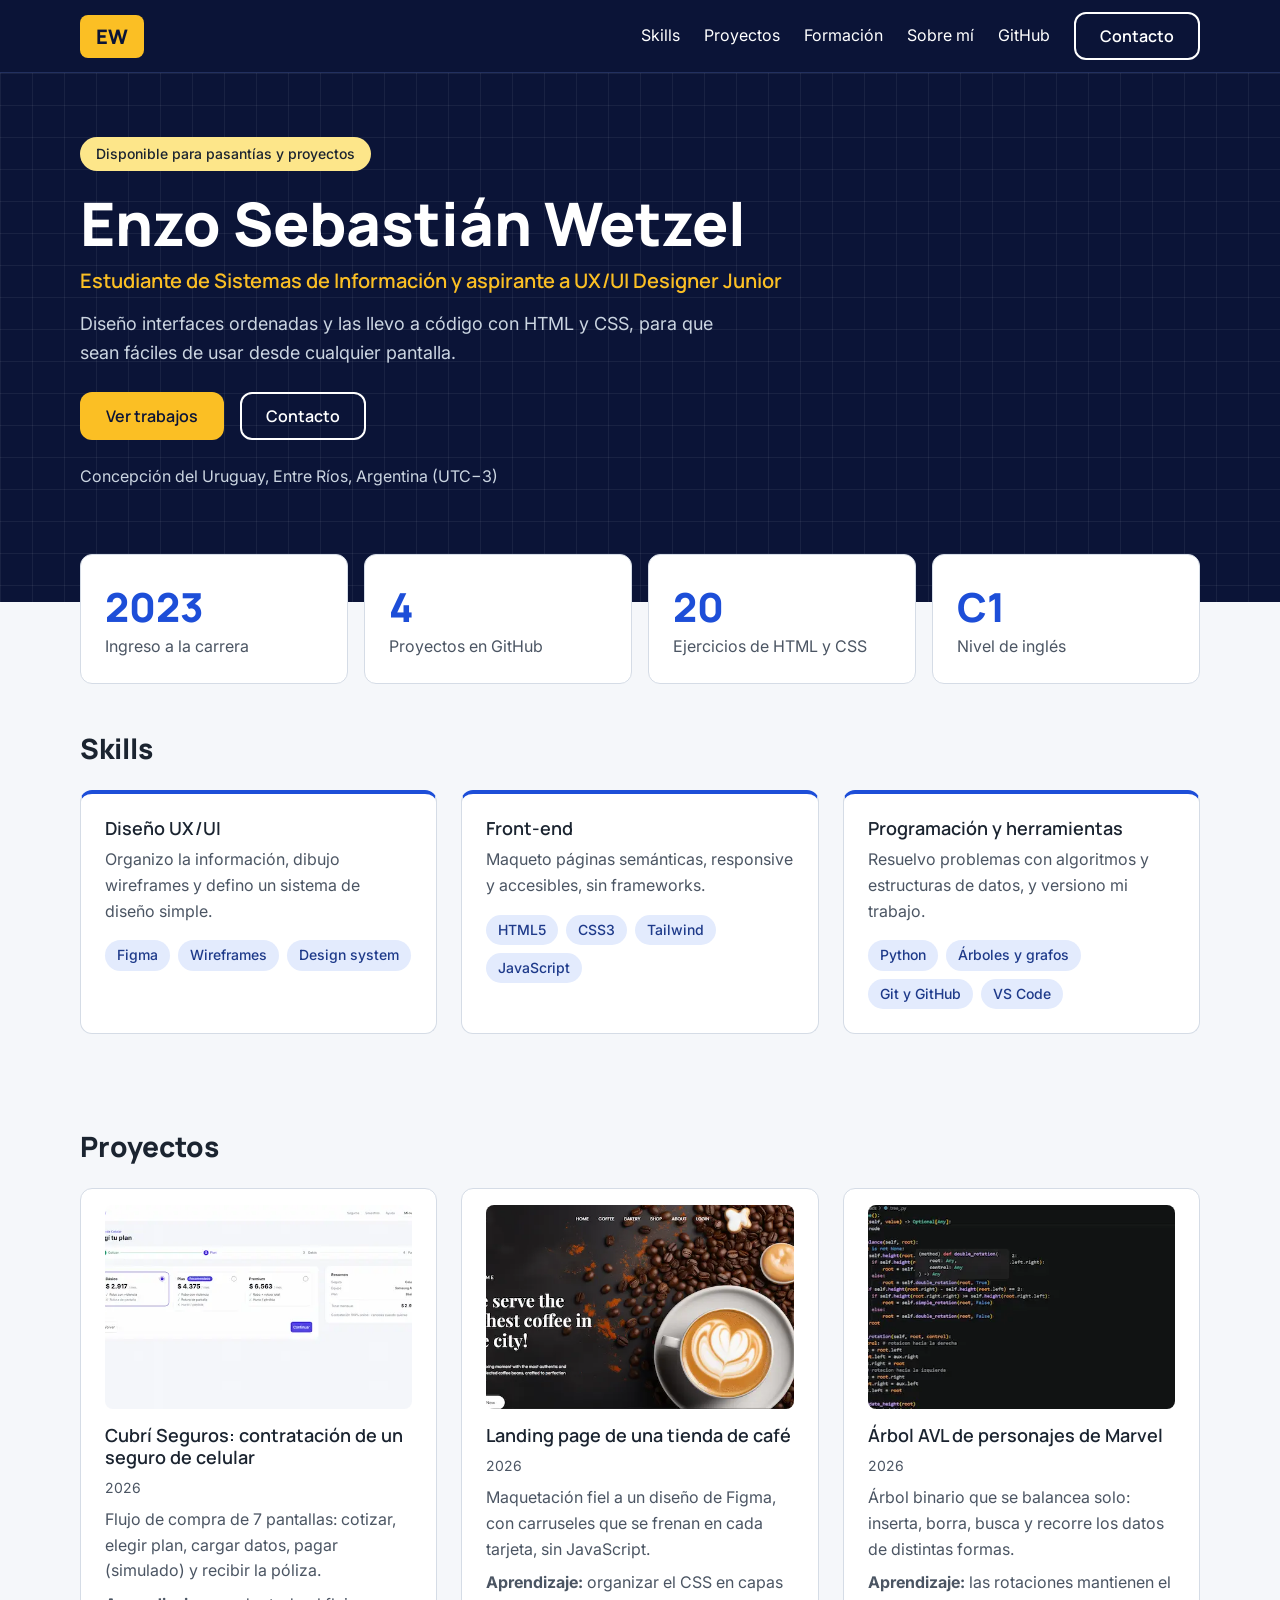
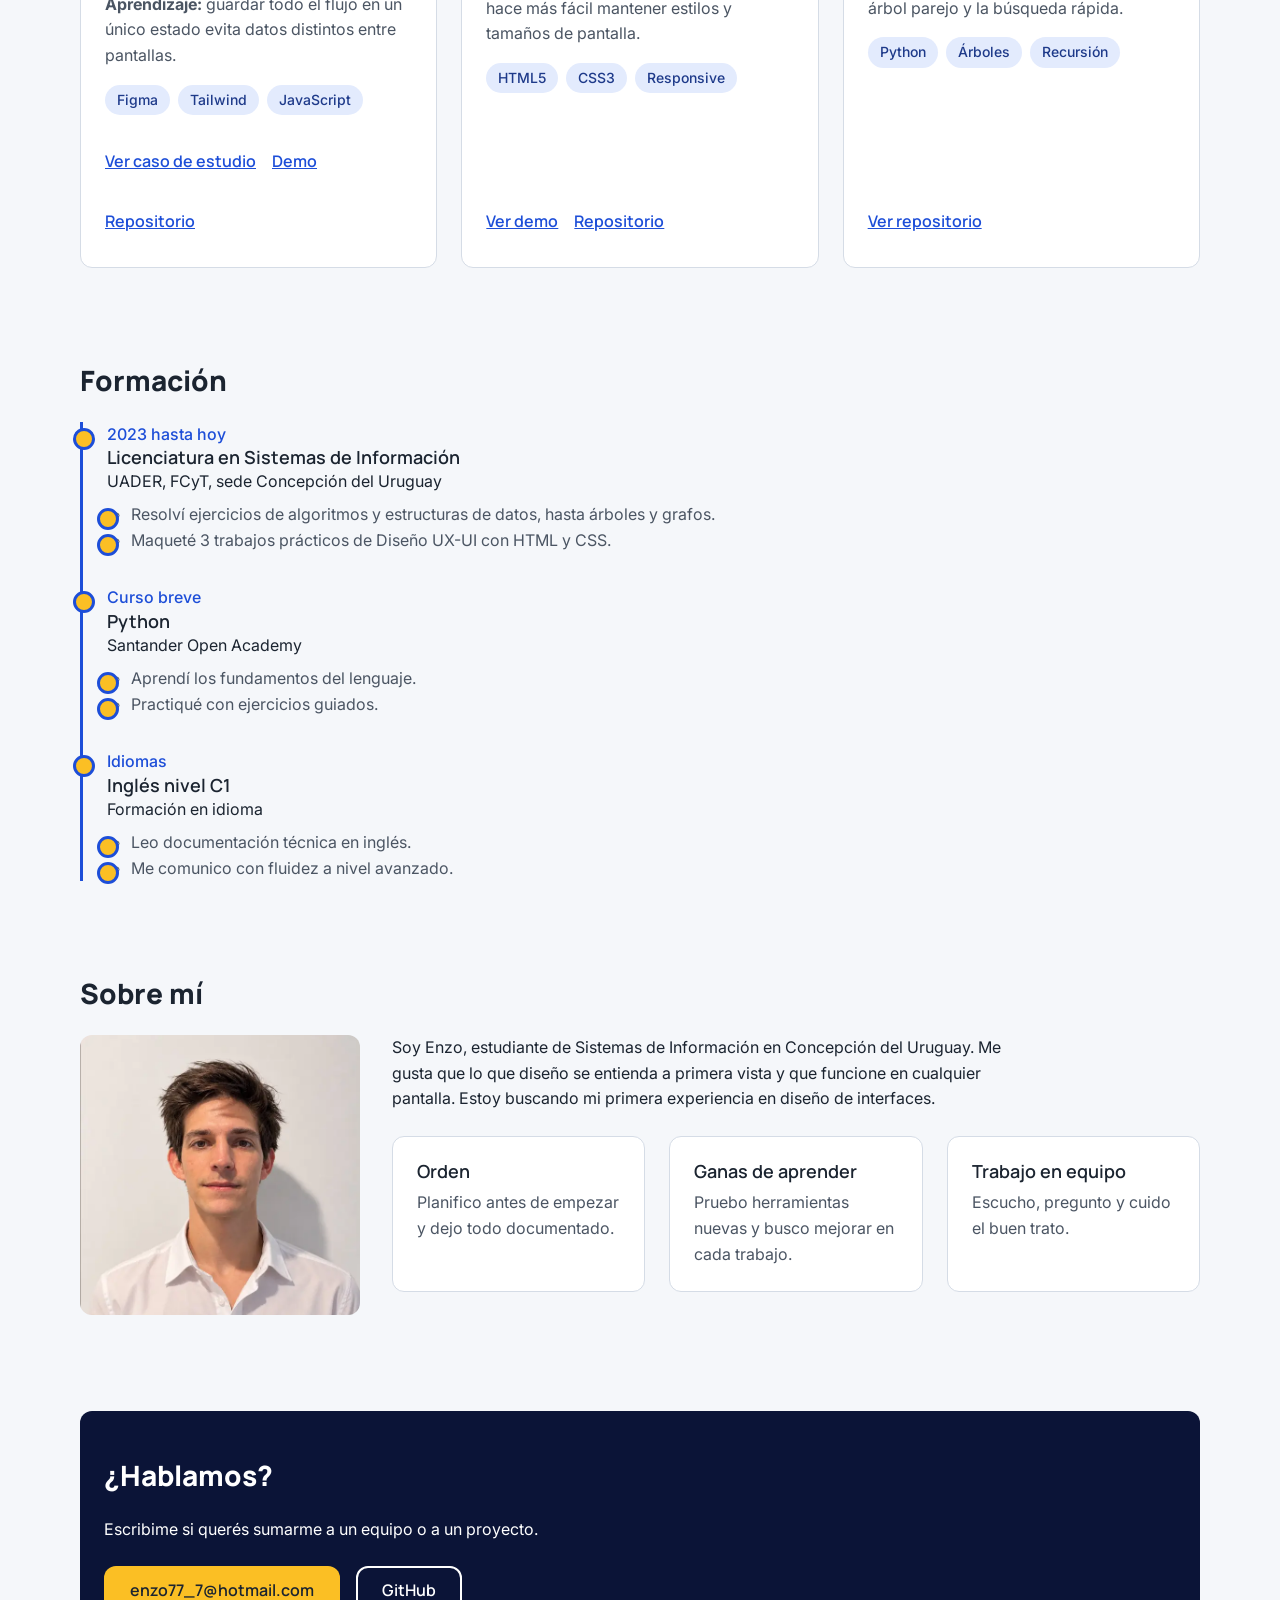
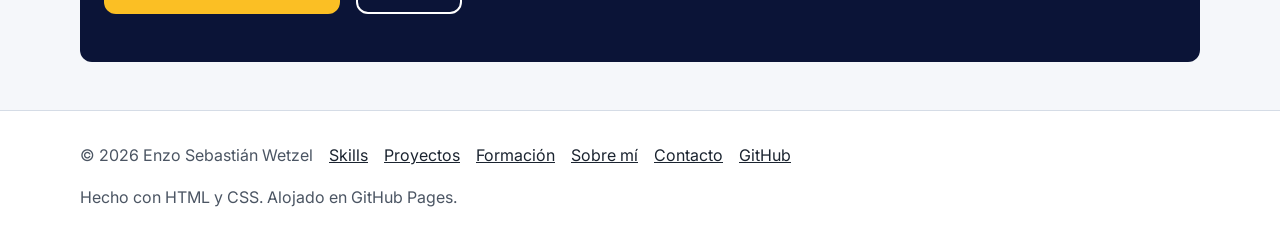
<file: index.html>
<!DOCTYPE html>
<html lang="es">
<head>
<meta charset="utf-8">
<meta name="viewport" content="width=device-width, initial-scale=1">
<title>Enzo Wetzel | Portfolio de estudiante y aspirante a UX/UI Designer Junior</title>
<meta name="description" content="Portfolio de Enzo Sebastián Wetzel, estudiante de Sistemas de Información (UADER FCyT) que diseña y maqueta interfaces claras y accesibles.">
<meta property="og:type" content="website">
<meta property="og:title" content="Enzo Wetzel | Portfolio UX/UI">
<meta property="og:description" content="Proyectos, habilidades y formación de Enzo Wetzel, aspirante a UX/UI Designer Junior.">
<meta property="og:image" content="https://enzowetzel33.github.io/portfolio-web/img/og.png">
<meta name="theme-color" content="#1D4ED8">
<link rel="icon" href="data:image/svg+xml,%3Csvg xmlns='http://www.w3.org/2000/svg' viewBox='0 0 32 32'%3E%3Crect width='32' height='32' rx='7' fill='%231D4ED8'/%3E%3Ctext x='16' y='22' font-size='16' font-family='Arial' font-weight='700' text-anchor='middle' fill='white'%3EEW%3C/text%3E%3C/svg%3E">
<link rel="preconnect" href="https://fonts.googleapis.com">
<link rel="preconnect" href="https://fonts.gstatic.com" crossorigin>
<link href="https://fonts.googleapis.com/css2?family=Inter:wght@400;500&family=Manrope:wght@600;800&display=swap" rel="stylesheet">
<link rel="stylesheet" href="styles.css">
</head>
<body>
<a class="skip" href="#main">Saltar al contenido</a>

<header class="header">
  <div class="wrap bar">
    <a class="logo" href="#inicio" aria-label="Enzo Wetzel, inicio">EW</a>
    <button class="burger" id="burger" aria-expanded="false" aria-controls="menu" aria-label="Abrir menú"><span></span></button>
    <nav id="menu" class="menu" aria-label="Principal">
      <a href="#skills">Skills</a>
      <a href="#projects">Proyectos</a>
      <a href="#experience">Formación</a>
      <a href="#about">Sobre mí</a>
      <a href="https://github.com/EnzoWetzel33" target="_blank" rel="noopener noreferrer">GitHub</a>
      <a class="btn btn-primary" href="#contact">Contacto</a>
    </nav>
  </div>
</header>

<main id="main">
  <section id="inicio" class="hero"><div class="wrap">
    <p class="badge">Disponible para pasantías y proyectos</p>
    <h1>Enzo Sebastián Wetzel</h1>
    <p class="role">Estudiante de Sistemas de Información y aspirante a UX/UI Designer Junior</p>
    <p class="lead">Diseño interfaces ordenadas y las llevo a código con HTML y CSS, para que sean fáciles de usar desde cualquier pantalla.</p>
    <div class="actions">
      <a class="btn btn-primary" href="#projects">Ver trabajos</a>
      <a class="btn btn-secondary" href="#contact">Contacto</a>
    </div>
    <p class="where">Concepción del Uruguay, Entre Ríos, Argentina (UTC−3)</p>
  </div></section>

  <section id="metrics" aria-label="Números destacados" class="wrap">
    <ul class="metrics">
      <li><strong>2023</strong><span>Ingreso a la carrera</span></li>
      <li><strong>4</strong><span>Proyectos en GitHub</span></li>
      <li><strong>20</strong><span>Ejercicios de HTML y CSS</span></li>
      <li><strong>C1</strong><span>Nivel de inglés</span></li>
    </ul>
  </section>

  <section id="skills" class="wrap">
    <h2>Skills</h2>
    <div class="grid">
      <article class="card">
        <h3>Diseño UX/UI</h3>
        <p>Organizo la información, dibujo wireframes y defino un sistema de diseño simple.</p>
        <ul class="tags"><li>Figma</li><li>Wireframes</li><li>Design system</li></ul>
      </article>
      <article class="card">
        <h3>Front-end</h3>
        <p>Maqueto páginas semánticas, responsive y accesibles, sin frameworks.</p>
        <ul class="tags"><li>HTML5</li><li>CSS3</li><li>Tailwind</li><li>JavaScript</li></ul>
      </article>
      <article class="card">
        <h3>Programación y herramientas</h3>
        <p>Resuelvo problemas con algoritmos y estructuras de datos, y versiono mi trabajo.</p>
        <ul class="tags"><li>Python</li><li>Árboles y grafos</li><li>Git y GitHub</li><li>VS Code</li></ul>
      </article>
    </div>
  </section>

  <section id="projects" class="wrap">
    <h2>Proyectos</h2>
    <div class="grid">
      <article class="card project">
        <img src="img/cubri.webp" width="600" height="400" alt="Pantalla de elección de plan del checkout de Cubrí Seguros" loading="lazy">
        <h3>Cubrí Seguros: contratación de un seguro de celular</h3>
        <p class="year">2026</p>
        <p>Flujo de compra de 7 pantallas: cotizar, elegir plan, cargar datos, pagar (simulado) y recibir la póliza.</p>
        <p><strong>Aprendizaje:</strong> guardar todo el flujo en un único estado evita datos distintos entre pantallas.</p>
        <ul class="tags"><li>Figma</li><li>Tailwind</li><li>JavaScript</li></ul>
        <div class="links">
          <button class="stretch" id="open-case" type="button">Ver caso de estudio</button>
          <a href="https://ux-ui-tp5.netlify.app" target="_blank" rel="noopener noreferrer">Demo</a>
          <a href="https://github.com/EnzoWetzel33/UX_UI_TP5" target="_blank" rel="noopener noreferrer">Repositorio</a>
        </div>
      </article>
      <article class="card project">
        <img src="img/coffee.webp" width="600" height="400" alt="Landing page de la tienda de café" loading="lazy">
        <h3>Landing page de una tienda de café</h3>
        <p class="year">2026</p>
        <p>Maquetación fiel a un diseño de Figma, con carruseles que se frenan en cada tarjeta, sin JavaScript.</p>
        <p><strong>Aprendizaje:</strong> organizar el CSS en capas hace más fácil mantener estilos y tamaños de pantalla.</p>
        <ul class="tags"><li>HTML5</li><li>CSS3</li><li>Responsive</li></ul>
        <div class="links">
          <a class="stretch" href="https://ux-ui-tp4.netlify.app" target="_blank" rel="noopener noreferrer">Ver demo</a>
          <a href="https://github.com/EnzoWetzel33/UX_UI_TP4" target="_blank" rel="noopener noreferrer">Repositorio</a>
        </div>
      </article>
      <article class="card project">
        <img src="img/arbol.webp" width="600" height="400" alt="Código en Python de un árbol binario balanceado" loading="lazy">
        <h3>Árbol AVL de personajes de Marvel</h3>
        <p class="year">2026</p>
        <p>Árbol binario que se balancea solo: inserta, borra, busca y recorre los datos de distintas formas.</p>
        <p><strong>Aprendizaje:</strong> las rotaciones mantienen el árbol parejo y la búsqueda rápida.</p>
        <ul class="tags"><li>Python</li><li>Árboles</li><li>Recursión</li></ul>
        <div class="links">
          <a class="stretch" href="https://github.com/EnzoWetzel33/Algoritmos_2026" target="_blank" rel="noopener noreferrer">Ver repositorio</a>
        </div>
      </article>
    </div>
  </section>

  <section id="experience" class="wrap">
    <h2>Formación</h2>
    <ol class="timeline">
      <li>
        <p class="period">2023 hasta hoy</p>
        <h3>Licenciatura en Sistemas de Información</h3>
        <p>UADER, FCyT, sede Concepción del Uruguay</p>
        <ul><li>Resolví ejercicios de algoritmos y estructuras de datos, hasta árboles y grafos.</li><li>Maqueté 3 trabajos prácticos de Diseño UX-UI con HTML y CSS.</li></ul>
      </li>
      <li>
        <p class="period">Curso breve</p>
        <h3>Python</h3>
        <p>Santander Open Academy</p>
        <ul><li>Aprendí los fundamentos del lenguaje.</li><li>Practiqué con ejercicios guiados.</li></ul>
      </li>
      <li>
        <p class="period">Idiomas</p>
        <h3>Inglés nivel C1</h3>
        <p>Formación en idioma</p>
        <ul><li>Leo documentación técnica en inglés.</li><li>Me comunico con fluidez a nivel avanzado.</li></ul>
      </li>
    </ol>
  </section>

  <section id="about" class="wrap">
    <h2>Sobre mí</h2>
    <div class="about">
      <img src="img/enzo.webp" width="400" height="400" alt="Retrato de Enzo Wetzel" loading="lazy">
      <div>
        <p>Soy Enzo, estudiante de Sistemas de Información en Concepción del Uruguay. Me gusta que lo que diseño se entienda a primera vista y que funcione en cualquier pantalla. Estoy buscando mi primera experiencia en diseño de interfaces.</p>
        <div class="grid">
          <article class="card"><h3>Orden</h3><p>Planifico antes de empezar y dejo todo documentado.</p></article>
          <article class="card"><h3>Ganas de aprender</h3><p>Pruebo herramientas nuevas y busco mejorar en cada trabajo.</p></article>
          <article class="card"><h3>Trabajo en equipo</h3><p>Escucho, pregunto y cuido el buen trato.</p></article>
        </div>
      </div>
    </div>
  </section>

  <section id="contact" class="wrap">
    <div class="contact">
      <h2>¿Hablamos?</h2>
      <p>Escribime si querés sumarme a un equipo o a un proyecto.</p>
      <div class="actions">
        <a class="btn btn-accent" href="mailto:enzo77_7@hotmail.com">enzo77_7@hotmail.com</a>
        <a class="btn btn-outline" href="https://github.com/EnzoWetzel33" target="_blank" rel="noopener noreferrer">GitHub</a>
      </div>
    </div>
  </section>
</main>

<dialog id="case" aria-labelledby="case-title">
  <button class="close" id="close-case" type="button">Cerrar</button>
  <h3 id="case-title">Caso de estudio: Cubrí Seguros</h3>
  <h4>Problema</h4>
  <p>Contratar un seguro online suele implicar formularios largos y errores poco claros. Hacía falta un camino corto y sin sorpresas.</p>
  <h4>Proceso</h4>
  <p>Diseñé el flujo en Figma para 390 px y 1440 px, y lo dividí en 5 pasos con un indicador de progreso (stepper).</p>
  <h4>Solución</h4>
  <p>La cuota se calcula en un solo lugar, cada error tiene su mensaje y "Volver" conserva los datos cargados.</p>
  <h4>Resultado</h4>
  <p>Los 3 casos de prueba de cuota dan el valor esperado, el pago rechazado se puede reintentar y no hay errores en la consola.</p>
</dialog>

<footer class="footer">
  <div class="wrap foot">
    <p>© 2026 Enzo Sebastián Wetzel</p>
    <nav aria-label="Pie de página">
      <a href="#skills">Skills</a><a href="#projects">Proyectos</a><a href="#experience">Formación</a><a href="#about">Sobre mí</a><a href="#contact">Contacto</a>
      <a href="https://github.com/EnzoWetzel33" target="_blank" rel="noopener noreferrer">GitHub</a>
    </nav>
    <p>Hecho con HTML y CSS. Alojado en GitHub Pages.</p>
  </div>
</footer>
<script src="script.js"></script>
</body>
</html>
</file>
<file: styles.css>
:root{--bg:#F5F7FA;--surface:#fff;--text:#1B2430;--muted:#4B5563;--primary:#1D4ED8;--primary-dark:#1E3A8A;--accent:#FBBF24;--line:#D5DCE6;--r:12px;
--s1:8px;--s2:16px;--s3:24px;--s4:32px;--s6:48px;--s8:64px;--head:72px;
--f-title:"Manrope",system-ui,sans-serif;--f-body:"Inter",system-ui,sans-serif}
*{box-sizing:border-box;margin:0}
html{scroll-behavior:smooth}
body{font:400 1rem/1.6 var(--f-body);color:var(--text);background:var(--bg)}
img{max-width:100%;height:auto;display:block}
h1,h2,h3,h4{font-family:var(--f-title);line-height:1.2}
h1{font-size:2.25rem;font-weight:800}h2{font-size:1.75rem;font-weight:800;margin-bottom:var(--s3)}h3{font-size:1.125rem;font-weight:600}
a{color:var(--primary)}
.wrap{width:min(100% - 2*var(--s2),1120px);margin-inline:auto}
section[id]{scroll-margin-top:var(--head);padding-block:var(--s6)}
.skip{position:absolute;left:var(--s2);top:-60px;background:var(--text);color:#fff;padding:var(--s1) var(--s2);border-radius:8px;z-index:100}
.skip:focus-visible{top:var(--s1)}
:focus-visible{outline:3px solid var(--primary);outline-offset:3px}
/* header */
.header{position:sticky;top:0;z-index:50;background:var(--surface);border-bottom:1px solid var(--line)}
.bar{display:flex;align-items:center;justify-content:space-between;min-height:var(--head)}
.logo{font:800 1.25rem var(--f-title);text-decoration:none;color:#fff;background:var(--primary);padding:var(--s1) var(--s2);border-radius:8px}
.logo:hover{background:var(--primary-dark)}
.burger{width:48px;height:48px;border:1px solid var(--line);background:var(--surface);border-radius:8px;cursor:pointer;display:grid;place-items:center}
.burger span,.burger span::before{display:block;width:22px;height:2px;background:var(--text);position:relative;transition:transform .2s}
.burger span::before{content:"";position:absolute;top:7px}
.burger[aria-expanded=true] span{transform:rotate(45deg)}
.burger[aria-expanded=true] span::before{transform:rotate(-90deg);top:0}
.menu{display:none;position:absolute;top:100%;left:0;right:0;background:var(--surface);border-bottom:1px solid var(--line);padding:var(--s2);flex-direction:column;gap:var(--s1)}
.menu.open{display:flex}
.menu a:not(.btn){color:var(--text);text-decoration:none;padding:var(--s1) 0;min-height:44px;display:flex;align-items:center}
.menu a:not(.btn):hover{color:var(--primary);text-decoration:underline}
/* botones */
.btn{display:inline-flex;align-items:center;justify-content:center;min-height:48px;padding:0 var(--s3);border-radius:var(--r);font:600 1rem var(--f-title);text-decoration:none;border:2px solid transparent;transition:background .2s,transform .1s}
.btn:active{transform:scale(.97)}
.btn-primary{background:var(--primary);color:#fff}.btn-primary:hover{background:var(--primary-dark)}
.btn-secondary{background:transparent;color:var(--primary);border-color:var(--primary)}.btn-secondary:hover{background:#E3EBFD}
.btn-accent{background:var(--accent);color:var(--text)}.btn-accent:hover{background:#F59E0B}
.btn-outline{background:transparent;color:#fff;border-color:#fff}.btn-outline:hover{background:rgba(255,255,255,.15)}
.actions{display:flex;flex-wrap:wrap;gap:var(--s2);margin-top:var(--s3)}
/* hero */

.badge{display:inline-block;background:#FDE68A;color:var(--text);font-weight:500;font-size:.875rem;padding:6px var(--s2);border-radius:999px;margin-bottom:var(--s2)}
.role{font:600 1.25rem var(--f-title);color:var(--primary);margin-top:var(--s1)}
.lead{max-width:60ch;margin-top:var(--s2);color:var(--muted);font-size:1.125rem}
.where{margin-top:var(--s3);color:var(--muted)}
/* metricas */
.metrics{list-style:none;padding:0;display:grid;grid-template-columns:1fr 1fr;gap:var(--s2)}
.metrics li{background:var(--surface);border:1px solid var(--line);border-radius:var(--r);padding:var(--s3)}
.metrics strong{display:block;font:800 2.5rem var(--f-title);color:var(--primary)}
.metrics span{color:var(--muted)}
#metrics{padding-block:0}
/* tarjetas */
.grid{display:grid;gap:var(--s3);grid-template-columns:minmax(0,1fr)}
.card{min-width:0;background:var(--surface);border:1px solid var(--line);border-radius:var(--r);padding:var(--s3);display:flex;flex-direction:column;gap:var(--s1);position:relative;transition:transform .2s,border-color .2s}
.card:hover{transform:translateY(-4px);border-color:var(--primary)}
.card p{color:var(--muted)}
.tags{list-style:none;padding:0;display:flex;flex-wrap:wrap;gap:var(--s1);margin-top:var(--s1)}
.tags li{background:#E3EBFD;color:var(--primary-dark);font-size:.875rem;font-weight:500;padding:4px 12px;border-radius:999px}
.project img{width:100%;border-radius:8px;margin:calc(-1*var(--s1)) 0 var(--s1);background:var(--line);aspect-ratio:3/2;object-fit:cover}
.year{font-size:.875rem}
.links{display:flex;flex-wrap:wrap;gap:var(--s2);margin-top:auto;padding-top:var(--s2)}
.links a,.links button{font:600 1rem var(--f-title);color:var(--primary);background:none;border:0;padding:0;min-height:44px;cursor:pointer;text-decoration:underline}
.links a:hover,.links button:hover{color:var(--primary-dark)}
.links .stretch::after{content:"";position:absolute;inset:0;border-radius:var(--r)}
.links a:not(.stretch){position:relative;z-index:1}
/* timeline */
.timeline{list-style:none;padding:0 0 0 var(--s3);border-left:3px solid var(--primary);display:grid;gap:var(--s4)}
.timeline li{position:relative}
.timeline li::before{content:"";position:absolute;left:-34px;top:6px;width:16px;height:16px;border-radius:50%;background:var(--accent);border:3px solid var(--primary)}
.period{font-weight:500;color:var(--primary)}
.timeline ul{padding-left:var(--s3);margin-top:var(--s1);color:var(--muted)}
/* sobre mi */
.about{display:grid;gap:var(--s4);grid-template-columns:minmax(0,1fr)}
.about img{width:min(100%,280px);border-radius:var(--r);aspect-ratio:1;object-fit:cover;background:var(--line)}
.about>div>p{max-width:65ch;margin-bottom:var(--s3)}
/* contacto */
.contact{background:var(--primary-dark);color:#fff;border-radius:var(--r);padding:var(--s6) var(--s3)}
.contact p{max-width:50ch}
/* dialog */
dialog{border:0;border-radius:var(--r);padding:var(--s4);width:min(100% - 2*var(--s2),560px);max-height:90vh;color:var(--text)}
dialog::backdrop{background:rgba(27,36,48,.6)}
dialog h4{margin-top:var(--s2);color:var(--primary)}
.close{float:right;background:var(--bg);border:1px solid var(--line);border-radius:8px;min-height:44px;padding:0 var(--s2);cursor:pointer;font:600 1rem var(--f-title)}
.close:hover{background:#E3EBFD}
/* footer */
.footer{border-top:1px solid var(--line);background:var(--surface);padding-block:var(--s4);color:var(--muted)}
.foot{display:grid;gap:var(--s2)}
.foot nav{display:flex;flex-wrap:wrap;gap:var(--s2)}
.foot a{color:var(--text)}
/* 768 */
@media (min-width:768px){
h1{font-size:3rem}
.metrics{grid-template-columns:repeat(4,minmax(0,1fr))}
.grid{grid-template-columns:repeat(2,minmax(0,1fr))}
.about{grid-template-columns:280px minmax(0,1fr);align-items:start}
.about .grid{grid-template-columns:minmax(0,1fr)}
.foot{grid-template-columns:auto 1fr;align-items:center}
.foot p:last-child{grid-column:1/-1}
}
/* 1280 */
@media (min-width:1280px){
h1{font-size:3.75rem}
.grid{grid-template-columns:repeat(3,minmax(0,1fr))}
.about .grid{grid-template-columns:repeat(3,minmax(0,1fr))}
.burger{display:none}
.menu{display:flex;position:static;flex-direction:row;align-items:center;gap:var(--s3);border:0;padding:0;background:none}
.menu a:not(.btn){min-height:auto}
.timeline{max-width:720px}
}
@media (min-width:768px) and (max-width:1279px){.grid{grid-template-columns:repeat(2,minmax(0,1fr))}}
@media (prefers-reduced-motion:reduce){html{scroll-behavior:auto}*{transition:none!important}}

/* tema: franja oscura (header + hero) sobre cuerpo claro */
:root{--ink:#0B1437}
.header{background:var(--ink);border-color:#22305F}
.header :focus-visible,#inicio :focus-visible{outline-color:#fff}
.logo{background:var(--accent);color:var(--ink)}.logo:hover{background:#F59E0B}
.burger{background:var(--ink);border-color:#3B4A7A}
.burger span,.burger span::before{background:#fff}
.menu{background:var(--ink)}
.menu a:not(.btn){color:#fff}.menu a:not(.btn):hover{color:var(--accent)}
.header .btn-primary{background:var(--accent);color:var(--ink)}.header .btn-primary:hover{background:#F59E0B}
#inicio{background-color:var(--ink);color:#fff;padding-block:var(--s8) calc(var(--s8) + var(--s6));
background-image:linear-gradient(rgba(255,255,255,.06) 1px,transparent 1px),linear-gradient(90deg,rgba(255,255,255,.06) 1px,transparent 1px);background-size:32px 32px}
#inicio .role{color:var(--accent)}
#inicio .lead,#inicio .where{color:#CBD5E1}
#inicio .btn-primary{background:var(--accent);color:var(--ink)}#inicio .btn-primary:hover{background:#F59E0B}
#inicio .btn-secondary{color:#fff;border-color:#fff}#inicio .btn-secondary:hover{background:rgba(255,255,255,.15)}
#metrics{margin-top:calc(-1*var(--s6));position:relative}
#skills .card{border-top:4px solid var(--primary)}
.contact{background:var(--ink)}
/* ajustes: enlaces alineados y botón Contacto del header mas suave */
.links{align-items:center}
.links a,.links button{display:inline-flex;align-items:center}
.header .btn-primary{background:transparent;color:#fff;border-color:#fff}
.header .btn-primary:hover{background:rgba(255,255,255,.15)}
@media (max-width:1279px){.menu .btn{align-self:flex-start}}
</file>
